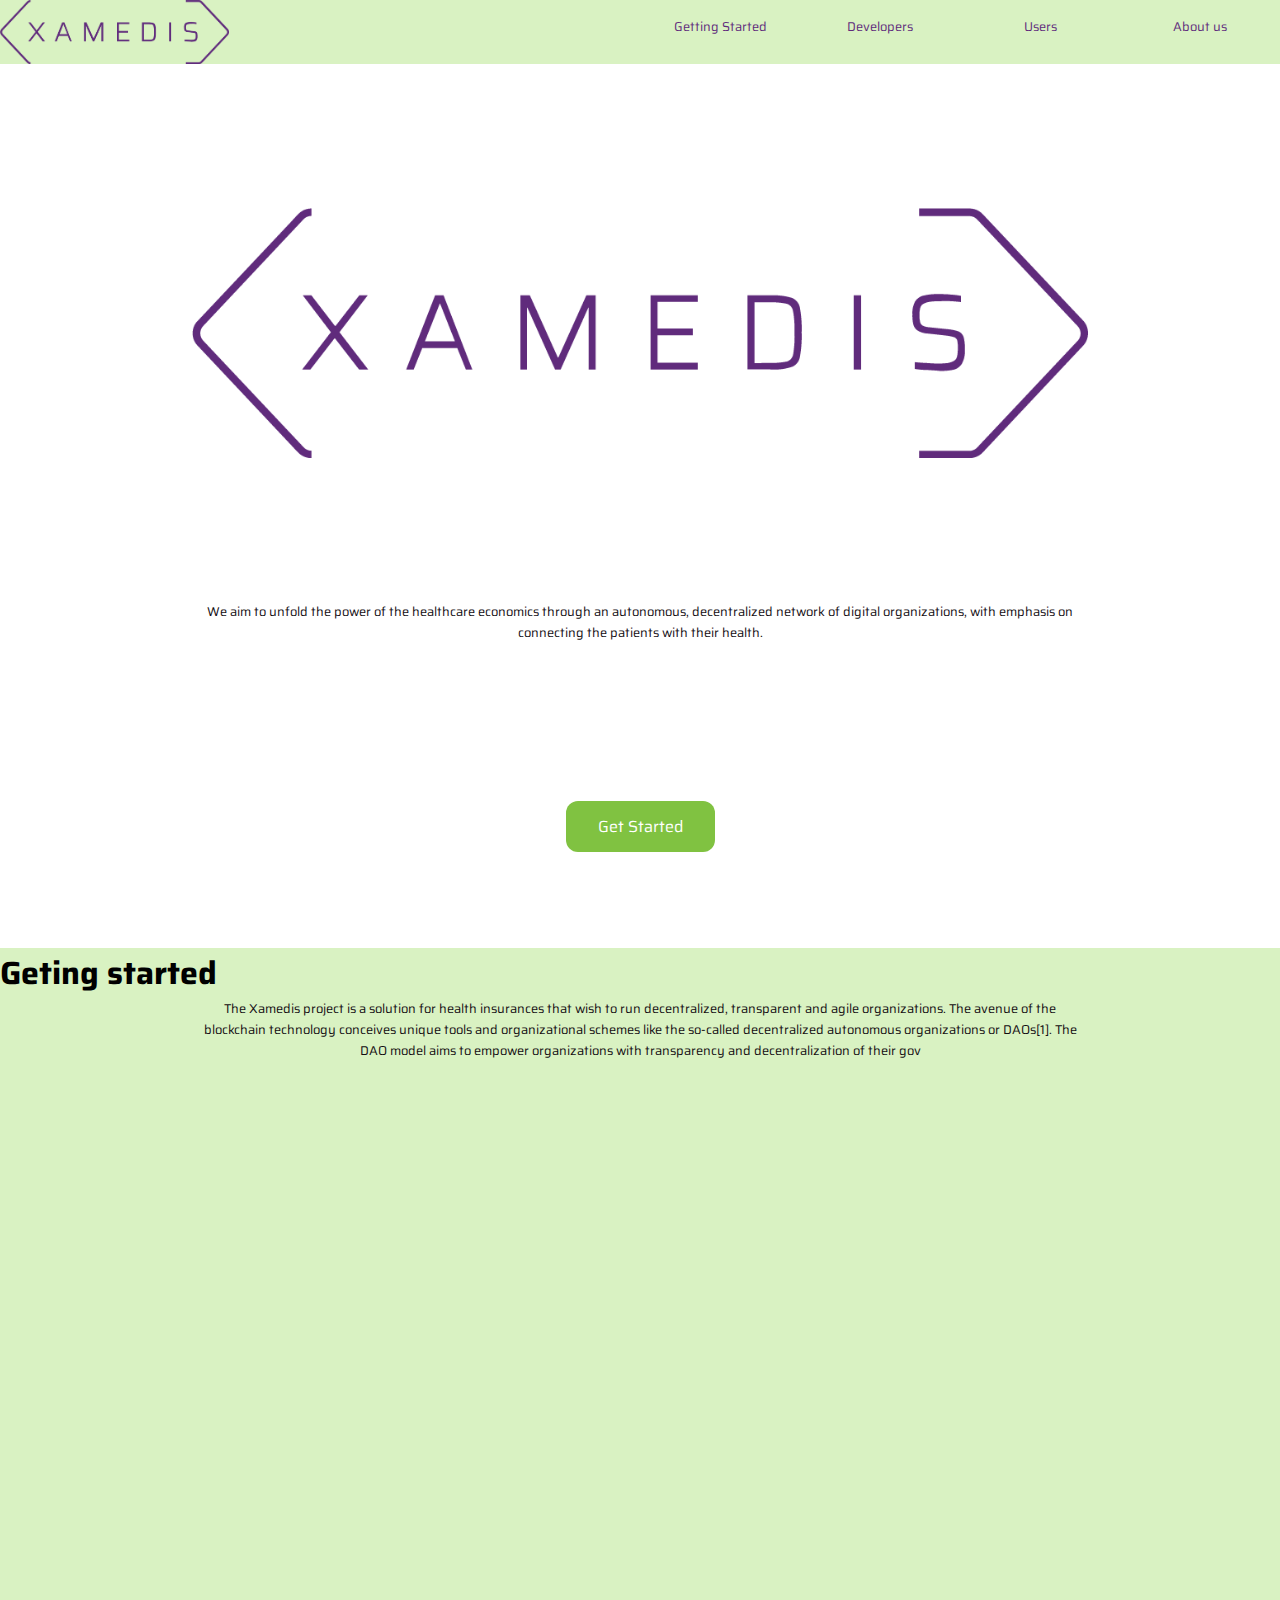
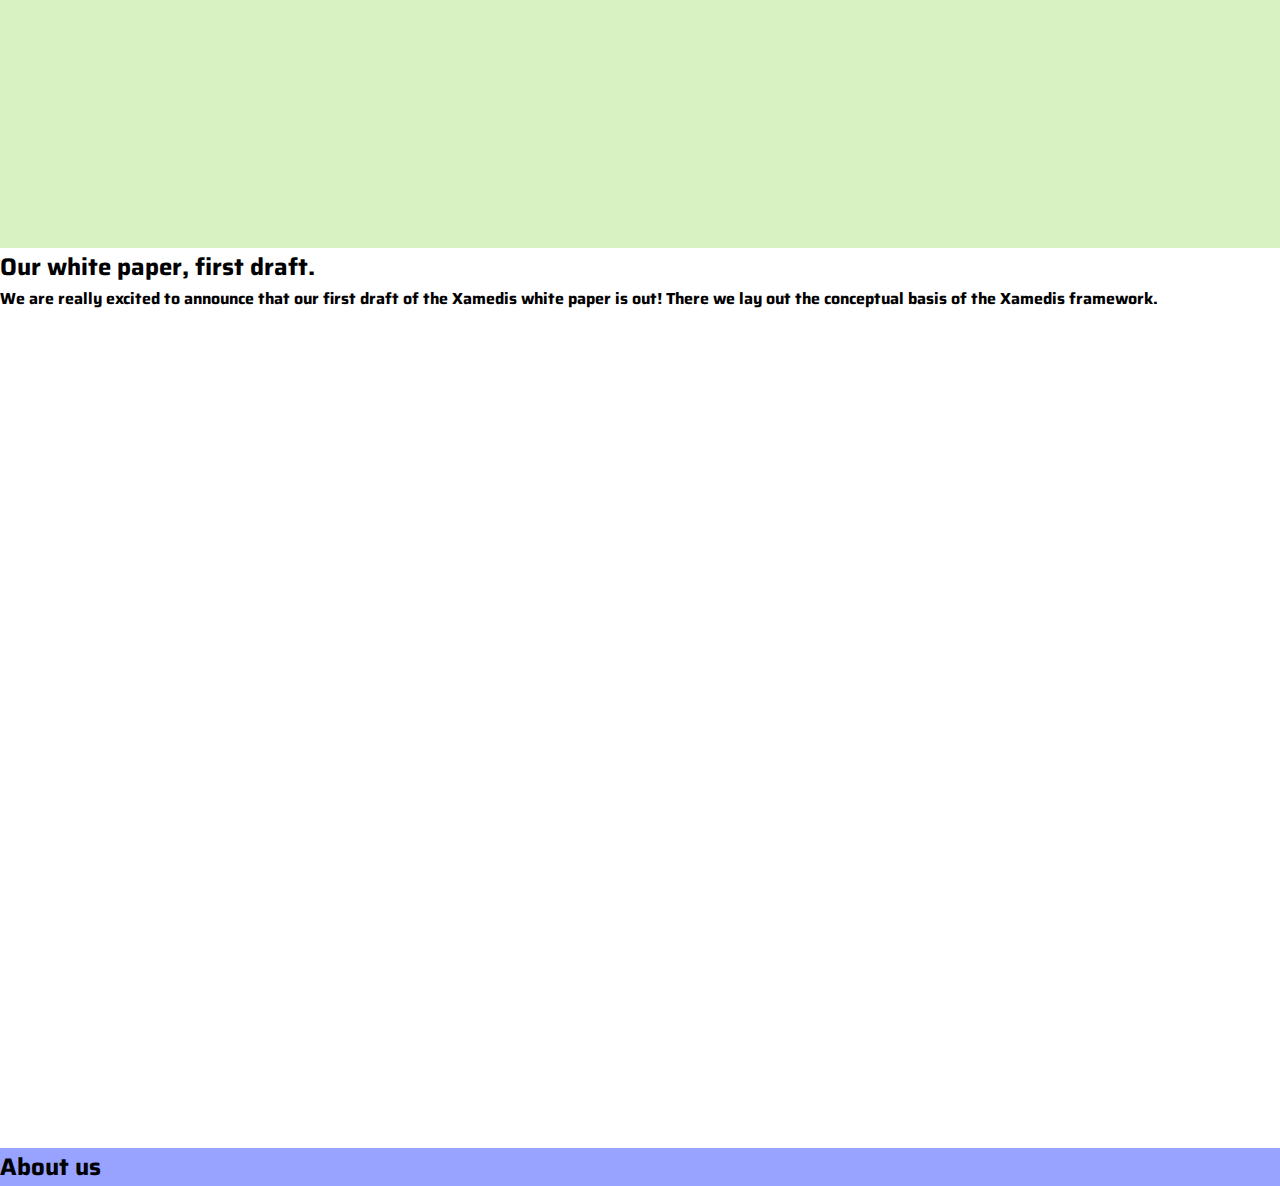
<file: index.html>
<!doctype html>

<html>
    
    <head>
        <meta charset="utf-8"> 
        <meta name="viewport" content="width=device-width">
        <link rel="stylesheet" href="https://use.fontawesome.com/releases/v5.1.0/css/all.css" integrity="sha384-lKuwvrZot6UHsBSfcMvOkWwlCMgc0TaWr+30HWe3a4ltaBwTZhyTEggF5tJv8tbt" crossorigin="anonymous">
                 
        <link href="css/estilos.css" rel="stylesheet">
        
       

        <title>XAMEDIS
        </title>
       
        
    </head>
    
    <body>
            
        
        <header>
        
        <div class="contenedormenu">
        <div class="logoxamdeis">
            <a href="#inicio">
            <img src="img/logo.png" alt="logoxamedis" class="logoxamedis">
            <img src="img/logocerrado.svg" alt="logoxamediscerrado" class="logoxamediscerrado">
             
            </a>
            </div>
        
        <a href="#" class="btn-menu">
                <i class="fas fa-bars"></i>
        </a>    
            
        <div class="menu">
            

                <nav>
                    <ul>
                        <li><a href="#gettingstarted" class="active">Getting Started</a></li>
                        <li><a href="#app" >Developers</a></li>
                        <li><a href="#seccion2">Users</a></li>
                        <li><a href="#aboutus">About us</a></li>
                        
                    </ul>    
            
                </nav>
            
        </div>
            
            
        </div>
            
        </header>
        
        
        <main>
          
            <div class="inicio">
             
                <img src="img/logo.png" alt="logo" class="">
                
                
                <p> We aim to unfold the power of the healthcare economics through an autonomous, decentralized network of digital organizations, with emphasis on connecting the patients with their health.
                </p>
                
                
                
              <div class="boton"><a href="#gettingstarted">Get Started</a></div>
                           
                
                    
            </div>
            
            
            <div class="gettingstarted">
             <h1>Geting started</h1>
                <p>The Xamedis project is a solution for health insurances that wish to run decentralized, transparent and agile organizations. The avenue of the blockchain technology conceives unique tools and organizational schemes like the so-called decentralized autonomous organizations or DAOs[1]. The DAO model aims to empower organizations with transparency and decentralization of their gov</p>
            </div>
            
            
            <div class="seccion1">
            <h2>Our white paper, first draft.</h2>
                <h4>We are really excited to announce that our first draft of the Xamedis white paper is out! There we lay out the conceptual basis of the Xamedis framework. </h4>
                
                
            </div>
            <div class="seccion2">
            
            </div>
              <div class="aboutus">
                <h2>About us </h2>
                  
                  
            </div>
        
        
        </main>
        
         <!--libreria jquery-->  
        <script src="js/jquery-3.3.1.js"></script>
         <!--mi js-->
        <script src="js/main.js"></script>   
       
        
    </body>
    
    
    </html>
</file>
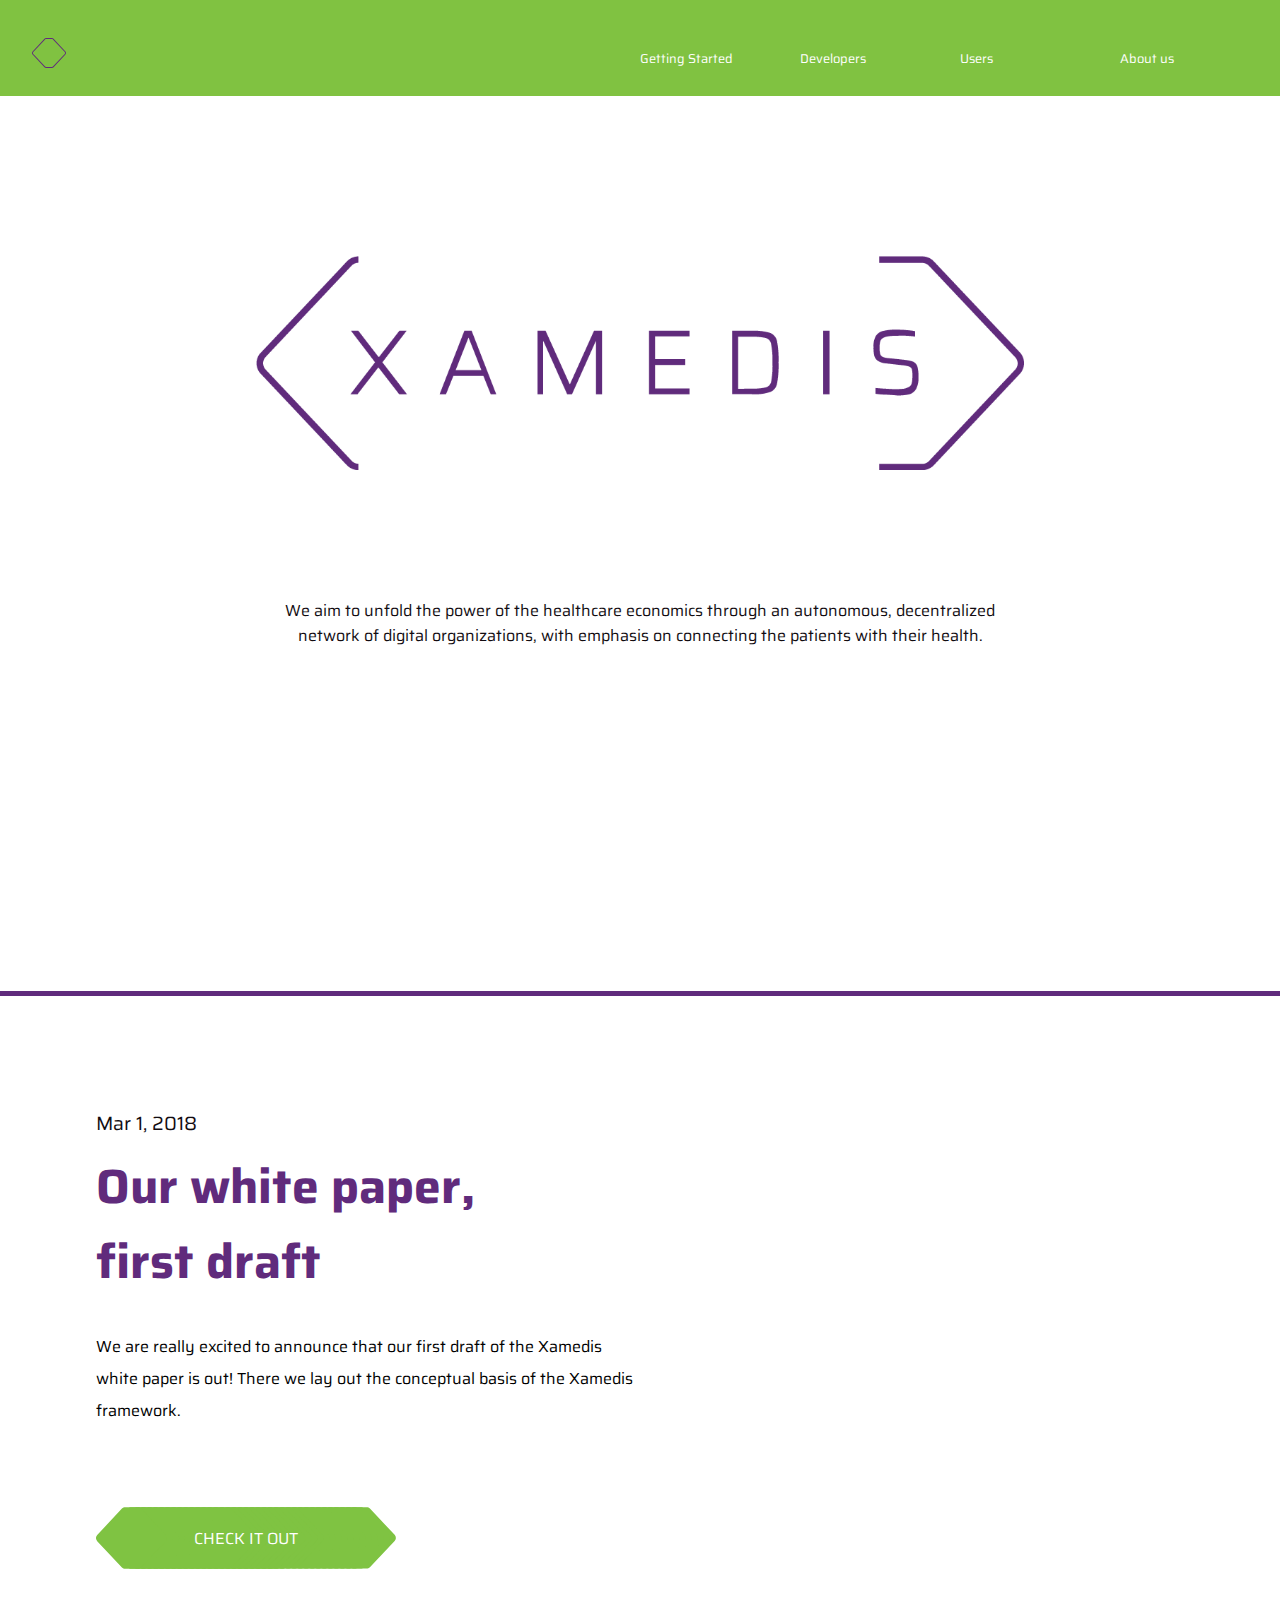
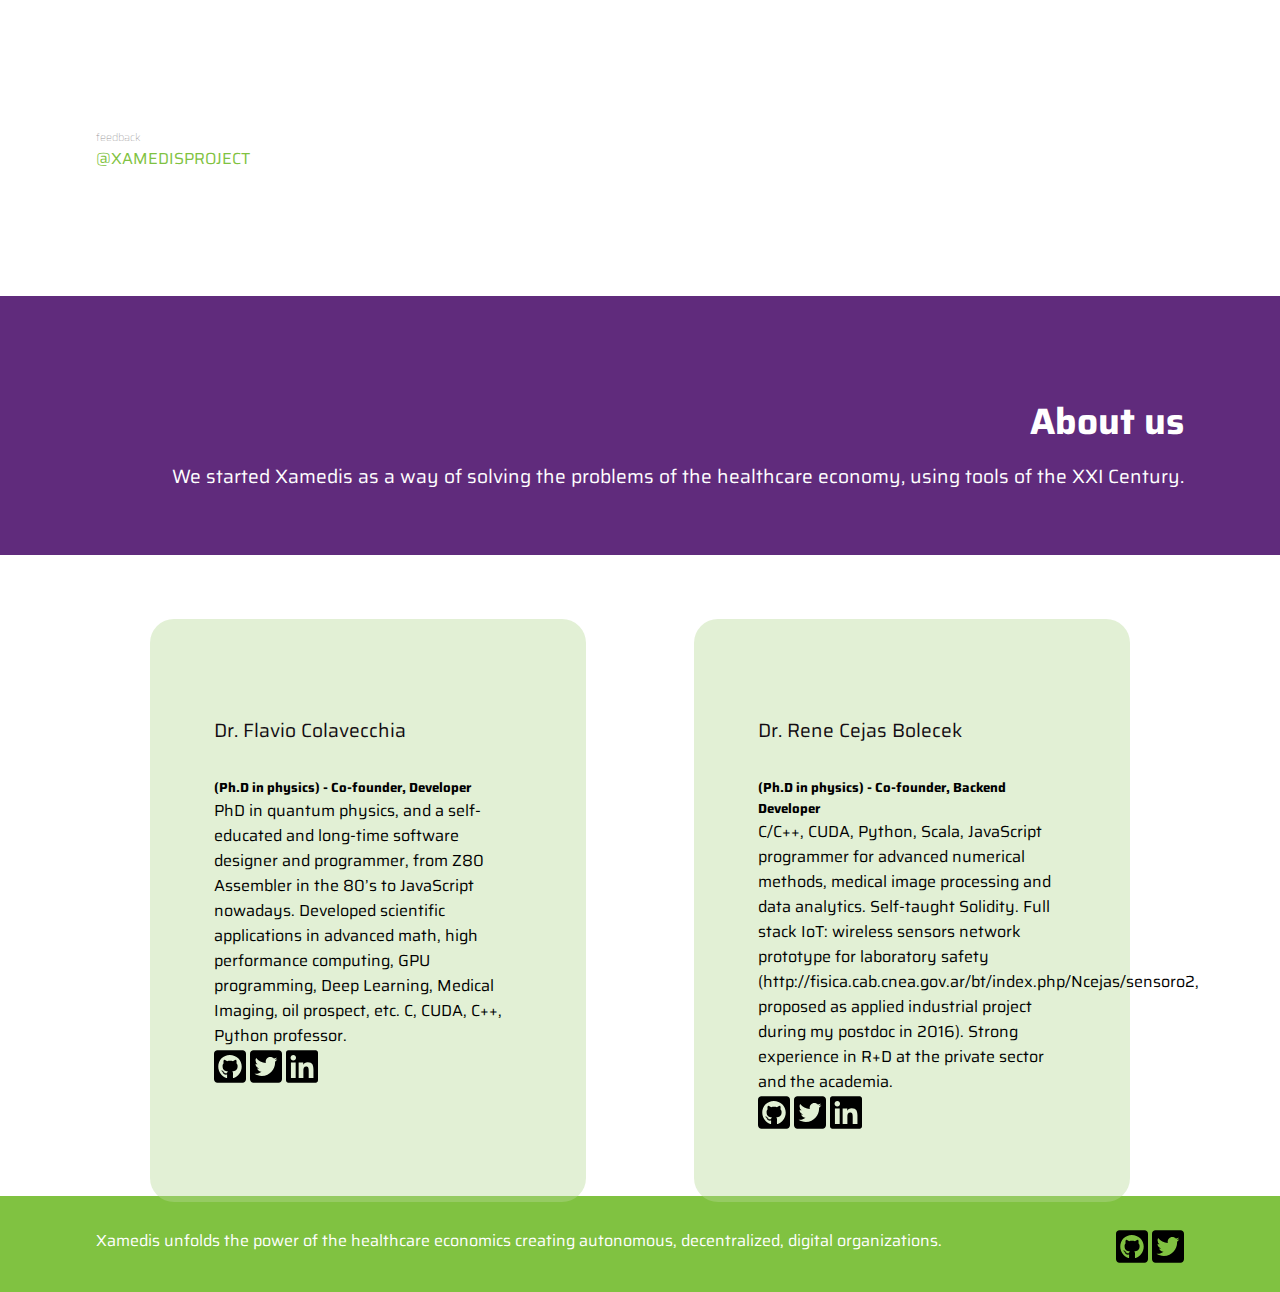
<file: web-xamedis/index.html>
<!doctype html>

<html>
    
    <head>
        <meta charset="utf-8"> 
        <meta name="viewport" content="width=device-width">
        <link rel="stylesheet" href="https://use.fontawesome.com/releases/v5.1.0/css/all.css" integrity="sha384-lKuwvrZot6UHsBSfcMvOkWwlCMgc0TaWr+30HWe3a4ltaBwTZhyTEggF5tJv8tbt" crossorigin="anonymous">
                 
        <link href="css/estilos.css" rel="stylesheet">
        
       

        <title>XAMEDIS
        </title>
       
        
    </head>
    
    <body>
            
        
        <header>
        
        <div class="contenedormenu">
        <div class="logoxamdeis">
            <a href="#inicio">
       
            <img src="img/logocerrado.svg" alt="logoxamediscerradorelleno" class="logoxamediscerradorelleno">
             
            </a>
            </div>
        
        
        <div class="menu">
            

                <nav>
                    <ul>
                        <li><a href="#gettingstarted" >Getting Started</a></li>
                        <li><a href="#" >Developers</a></li>
                        <li><a href="#seccion2">Users</a></li>
                        <li><a href="#aboutus">About us</a></li>
                        
                    </ul>    
            
                </nav>
            
        </div>
            
            
        </div>
            
        </header>
        
        
        <main>
          
            <div class="inicio" id="inicio">
             
                <img src="img/logo.png" alt="logo" class="">
                
                
                <p> We aim to unfold the power of the healthcare economics through an autonomous, decentralized network of digital organizations, with emphasis on connecting the patients with their health.
                </p>
                
                    
                
                    
            </div>
            
            
            <div class="gettingstarted" id="gettingstarted">
                
                <h4>Mar 1, 2018</h4>    
                <h1>Our white paper, <br/> first draft</h1>
                <p>We are really excited to announce that our first draft of the Xamedis white paper is out! There we lay out the conceptual basis of the Xamedis framework.
                </p>
                
                
                <div class="boton">
                <a href="#whitepage">CHECK IT OUT</a>
                </div>
              
                <div class="feedback">
                <h6>feedback</h6>
                <a href="#https://twitter.com/xamedisproject">@XAMEDISPROJECT</a>
            
                </div> 
            
            
            </div>
            
           
            <div class="seccion2">
            
             </div>
                
                
            <div class="aboutus" id="aboutus">
                <div class="titulo-seccion">
                    <h2>About us </h2>
                
                    <h3>We started Xamedis as a way of solving the problems of the healthcare economy, using tools of the XXI Century.</h3>
                </div>
                
                <section>
                    <article>
                        <h4>Dr. Flavio Colavecchia </h4>
                        <h5>(Ph.D in physics) - Co-founder, Developer</h5>
                        <p>PhD in quantum physics, and a self-educated and long-time software designer and programmer, from Z80 Assembler in the 80’s to JavaScript nowadays. Developed scientific applications in advanced math, high performance computing, GPU programming, Deep Learning, Medical Imaging, oil prospect, etc. C, CUDA, C++, Python professor.</p>
                        
                        <div class="socialmedia">
                            <a href=""> 
                                <img src="img/github-square-brands.svg" alt="github logo" class="logo-social">
                            </a>
                            <a href=""> 
                                <img src="img/twitter-square-brands.svg" alt="github logo" class="logo-social">
                            </a>
                            <a href=""> 
                                <img src="img/linkedin-brands.svg" alt="github logo" class="logo-social">
                            </a>
                    
                        </div>
                  </article>  
                    
                  <article>
                        <h4>Dr. Rene Cejas Bolecek </h4>
                      <h5>(Ph.D in physics) - Co-founder, Backend Developer</h5>
                      <p>C/C++, CUDA, Python, Scala, JavaScript programmer for advanced numerical methods, medical image processing and data analytics. Self-taught Solidity. Full stack IoT: wireless sensors network prototype for laboratory safety (http://fisica.cab.cnea.gov.ar/bt/index.php/Ncejas/sensoro2, proposed as applied industrial project during my postdoc in 2016). Strong experience in R+D at the private sector and the academia.</p>
                      
                      <div class="socialmedia">
                        <a href=""> 
                            <img src="img/github-square-brands.svg" alt="github logo" class="logo-social">
                        </a>
                        <a href=""> 
                            <img src="img/twitter-square-brands.svg" alt="github logo" class="logo-social">
                        </a>
                        <a href=""> 
                            <img src="img/linkedin-brands.svg" alt="github logo" class="logo-social">
                        </a>
                    
                    </div>
                  </article> 
                 </section> 
            </div>
        
            
        <footer>
            
            <p>Xamedis unfolds the power of the healthcare economics creating autonomous, decentralized, digital organizations.</p>
            <div class="socialmedia">
                        <a href=""> 
                            <img src="img/github-square-brands.svg" alt="github logo" class="logo-social">
                        </a>
                        <a href=""> 
                            <img src="img/twitter-square-brands.svg" alt="github logo" class="logo-social">
                        </a>
                        
                    
                    </div>
            
        </footer>    
        
        </main>
        
         <!--libreria jquery-->  
        <script src="js/jquery-3.3.1.js"></script>
         <!--mi js-->
        <script src="js/main.js"></script>   
       
        
    </body>
    
    
    </html>
</file>
<file: css/estilos.css>
@import url('https://fonts.googleapis.com/css?family=Saira:300,400,700');



/*reset*/

*{  margin: 0;
    padding: 0;
    box-sizing: border-box;
    }


li{list-style-type: none;
text-decoration: none;}

a {text-decoration: none;}

body {  background: #98a2ff;
        font-family: 'saira', sans-serif;
    
   
    }



/*header*/

header {
    background: #fc4f20;
    width: 100%;
    height: 3rem;
        
}


.contenedormenu { 
    width: 100%;
    padding: 0rem, 0rem; 
    background: #faf5fa; 
    position: absolute;
    top:0; left: 0;
    height: 4rem;
   
}

.contenedormenu img { height: 3rem;
                padding: 0.5rem; 
    
                    }
.contenedormenu .logoxamedis {
    display: none;
}
.contenedormenu .logoxamediscerrado {
    height: 4rem;
    padding: 1rem;
    
}

.btn-menu { height: 4rem;
   padding: 0.5rem;

    text-align: center;

    color: #602b7c;
    position: absolute; top: 0; right: 0; 
             
}




.menu { background: #b7d997;
        width: 100%;
    height: 0;
    overflow: hidden;
   transition:height 0.5s;
}

.open {height: 12rem;}

nav ul li { 
    width: 100%;    
    text-align: center;
    display: flex;
	flex-direction: column;
	flex-wrap: nowrap;
	justify-content: center;
	align-items: stretch;
	align-content: stretch;
    
    
    }

nav ul li a {
    font-size: 0.8rem;
    font-family: "saira";
    height: 4rem;
    text-decoration: none;
    text-align: center;
    padding: 1rem;
    color: #602b7c;
    background: #D9F2C2;
}

nav ul li a:hover {
    color: #ffffff;
    background: #80c241;
}


/*INICIO*/

.inicio{
    width: 100%;
    background: #fff;

    display: flex;
	flex-direction: column;
	flex-wrap: nowrap;
	justify-content: center;
	align-items: center;
	align-content: center;
    
}
.inicio img {
    width: 70%;
    margin: 10rem auto 5rem;
  
   
    
}
p {
    margin: auto;
    width: 70%;
    text-align: center;
    font-size: 0.8rem;
    color: #120C11
    
    
}
.inicio .boton {
    margin: 6rem auto; 
    padding: 0.8rem 2rem;
    background: #80C241;
    border-radius: 12px;
    color: #fff;
    
    
}
.inicio .boton a {
    font-size: 1rem;
    color: #fff;
}

/* R E S P O N S I V E */
/* R E S P O N S I V E */
/* R E S P O N S I V E */
/* R E S P O N S I V E */
/* R E S P O N S I V E */
/* R E S P O N S I V E */
/* R E S P O N S I V E */
/* R E S P O N S I V E */
/* R E S P O N S I V E */
/* R E S P O N S I V E */
/* R E S P O N S I V E */
/* R E S P O N S I V E */

@media (min-width:60rem){
    
    * {
  margin: 0;
  padding: 0; 
}
    
    /* header */
   
    
.contenedormenu { width: 100%;
    height: 4rem;
    display: flex;
	flex-direction: row;
	flex-wrap: nowrap;
	justify-content: space-between;
	align-items: center;
	align-content: center;
    background: #D9F2C2;
    
    

}

.logoxamedis  {height: 4rem; 
                width: 50%;
                padding: 0rem 1rem;
                align-content: center;
}

.contenedormenu img { width: auto;
                height: 4rem;
            padding: 0rem;
                  }
.contenedormenu .logoxamediscerrado {
    display: none;
}
 .contenedormenu .logoxamedis {
        display: block
    }
    
.btn-menu {display: none;}
.menu {background: #D9F2C2;
        height: 4rem;
    
    transition: height 0s;
    width: 50%;
    }
    
    
nav ul { display: flex;
	flex-direction: row;
	flex-wrap: wrap;
	justify-content: flex-end;
	align-items: center;
    height: 4rem;
    background: #D9F2C2;
	}
    
.menu nav ul li  { width: 25%;

    
  
    
    }
    
    
/*inicio*/
    
    
    
    .inicio {
        
        background: #fff;
        height: 900px;
    }
    
    
    
    /*gettinfstarted*/
    
    
    
    .gettingstarted {
        
        background: #D9F2C2;
        height: 900px;
    }
    
    
    
    /*seccion1*/
    
    
    
    .seccion1 {
        
        background: #fff;
        height: 900px;
    }
</file>
<file: web-xamedis/css/estilos.css>
@import url('https://fonts.googleapis.com/css?family=Saira:300,400,700');



/*reset*/

*{  margin: 0;
    padding: 0;
    box-sizing: border-box;
    }


li{list-style-type: none;
text-decoration: none;}

a {text-decoration: none;
    color: inherit;}

body {  background: #9da5ed;
        font-family: 'saira', sans-serif;
    
   
    }


/*header*/


.contenedormenu {
        height: 6rem;
        background: #80C241;
        display: flex;
        flex-direction: row;
        flex-wrap: nowrap;
        justify-content: space-between;
        align-items: center;    
        align-content: center;
        
}

.contenedormenu img{
    height: 2rem;
    margin: 1rem 0rem 0 2rem;
    width: 50%;
    
    
}
.menu {
    height: 6rem;
    width: 50%;
    
   
}
.menu nav ul {
    display: flex;
	flex-direction: row;
	flex-wrap: nowrap;
	justify-content: space-around;
	align-items: center;
	align-content: stretch;
    padding: 3rem 0 0 0;

    
}
.menu nav ul li {
    width: 25%;
    border border-radius: 12px;
    font-size: 0.8rem;
    color: #fff;
    margin 0.2rem; 
    background: #80C241;
  
 
}
.menu nav ul li a{
    color: #fff;
}
.menu nav ul li a:hover {
    border-bottom: 3px solid #602B7C;
    color: #602B7C;
    
    
}


/*inicio*/

.inicio {
    height: 900px;
    background: #fff;
    margin: auto;
    display: flex;
    flex-direction: column;
    border-bottom: solid 5px #602B7C;
    
}
.inicio img {
    margin: 10rem auto 4rem;
    width: 60%;
    
    
}
.inicio p {
    width: 60%;
    margin: 4rem auto;
    font-size: 1rem;
    color: #120C11;
    text-align: center;
}

.inicio .boton {
    text-align: center;
    background: #80C241;
    color: #fff;
    width: 14rem;
    margin: 2rem auto 4rem;
    padding: 1rem 4rem;
    border-radius: 12px;
}

.inicio .boton:hover {
    background: #B7D997;
    color: #602B7C;
    
}

/*getting started*/


.gettingstarted {
    height: 900px;
    margin: auto;
    padding: 6rem;
    background: #fff;
    background-image: url("../img/fondo.svg");
    background-repeat: no-repeat;
    background-position: right top;
    background-attachment: fixed;
    background-size: cover;
   
}
h4 {
    color: #120C11;
    font-family: "saira";
    font-weight: 400;
    padding: 1rem 0 0 0;
    font-size: 1.2rem;
    
}
h1 {
    color: #602B7C;
    font-family: "saira";
    font-size: 3rem;
    font-weight:700;
    padding: 0.7rem 0 2rem 0;
    
        
}

.gettingstarted p{
    width: 50%;
    line-height: 2rem;
    padding: rem 0;
    
}


/*normal status*/
.boton {
    background-image:url("../img/botton-normal.svg");
    height:62px;
    width: 300px;
    background-position: center;
    background-size: contain;
    display: flex;
	flex-direction: row;
	flex-wrap: nowrap;
	justify-content: center;
	align-items: center;
	align-content: center;
    margin: 5rem 0rem;
}
.boton a{
    text-align: center;
    color: #fff; 
    padding: 31px 95px ;
}


/*hover status*/

.boton:hover {
    background-image:url("../img/botton-hover.svg");
    height:62px;
    width: 300px;
    background-position: center;
    background-size: contain;
    display: flex;
	flex-direction: row;
	flex-wrap: nowrap;
	justify-content: center;
	align-items: center;
	align-content: center;
    color: #602B7C; 
}
.boton a:hover{
    text-align: center;
    color: #602B7C; 
    display: block;
}


.feedback {
    padding: 5rem 0 0 ;
}

h6 {
    font-weight: 100;
    color: #999699;
}

a {
    color: #80C241;
}

/*about us*/

.aboutus {
   height: 900px;
    margin: auto;
    padding: 0rem;
    background: #fff;
    background-image: url("../img/fondo2.svg");
    background-repeat: no-repeat;
    background-position: right top;
    background-attachment: fixed;
    background-size: cover;
    
}

.logo-social {
    width: 2rem
}
.titulo-seccion {
    text-align: right;
    padding: 6rem 6rem 2rem;
    background: #602B7C;
}

h2 {
    color: #fff;
    font-family: "saira";
    font-size: 2.3rem;
    font-weight:700;
    padding: 0rem 0rem 0rem 0;
}
h3 {
    color: #fff;
    font-family: "saira";
    font-size: 1.2rem;
    font-weight:400;
    padding: 0.7rem 0 2rem 0;
}

section {
    
    padding: 2rem 6rem;
    display: flex;
	flex-direction: row;
	flex-wrap: nowrap;
	justify-content: space-around;
	align-items: stretch;
	align-content: stretch;
    
}
article {
    width: 40%;
    margin: 2rem;
    padding: 4rem;
    background: rgb(183, 217, 151,0.4);
    background-blend-mode: lighten;
    border-radius: 24px;
    
}
article h4 {
    padding: 2rem 0;
    
    
}




/*footer*/

footer {
    background: #80C241;
    height: 6rem;
    padding: 2rem 6rem;
    display: flex;
	flex-direction: row;
	flex-wrap: nowrap;
	justify-content: space-between;
	align-items: stretch;
	align-content: stretch;
    color: #fff;
}
</file>
